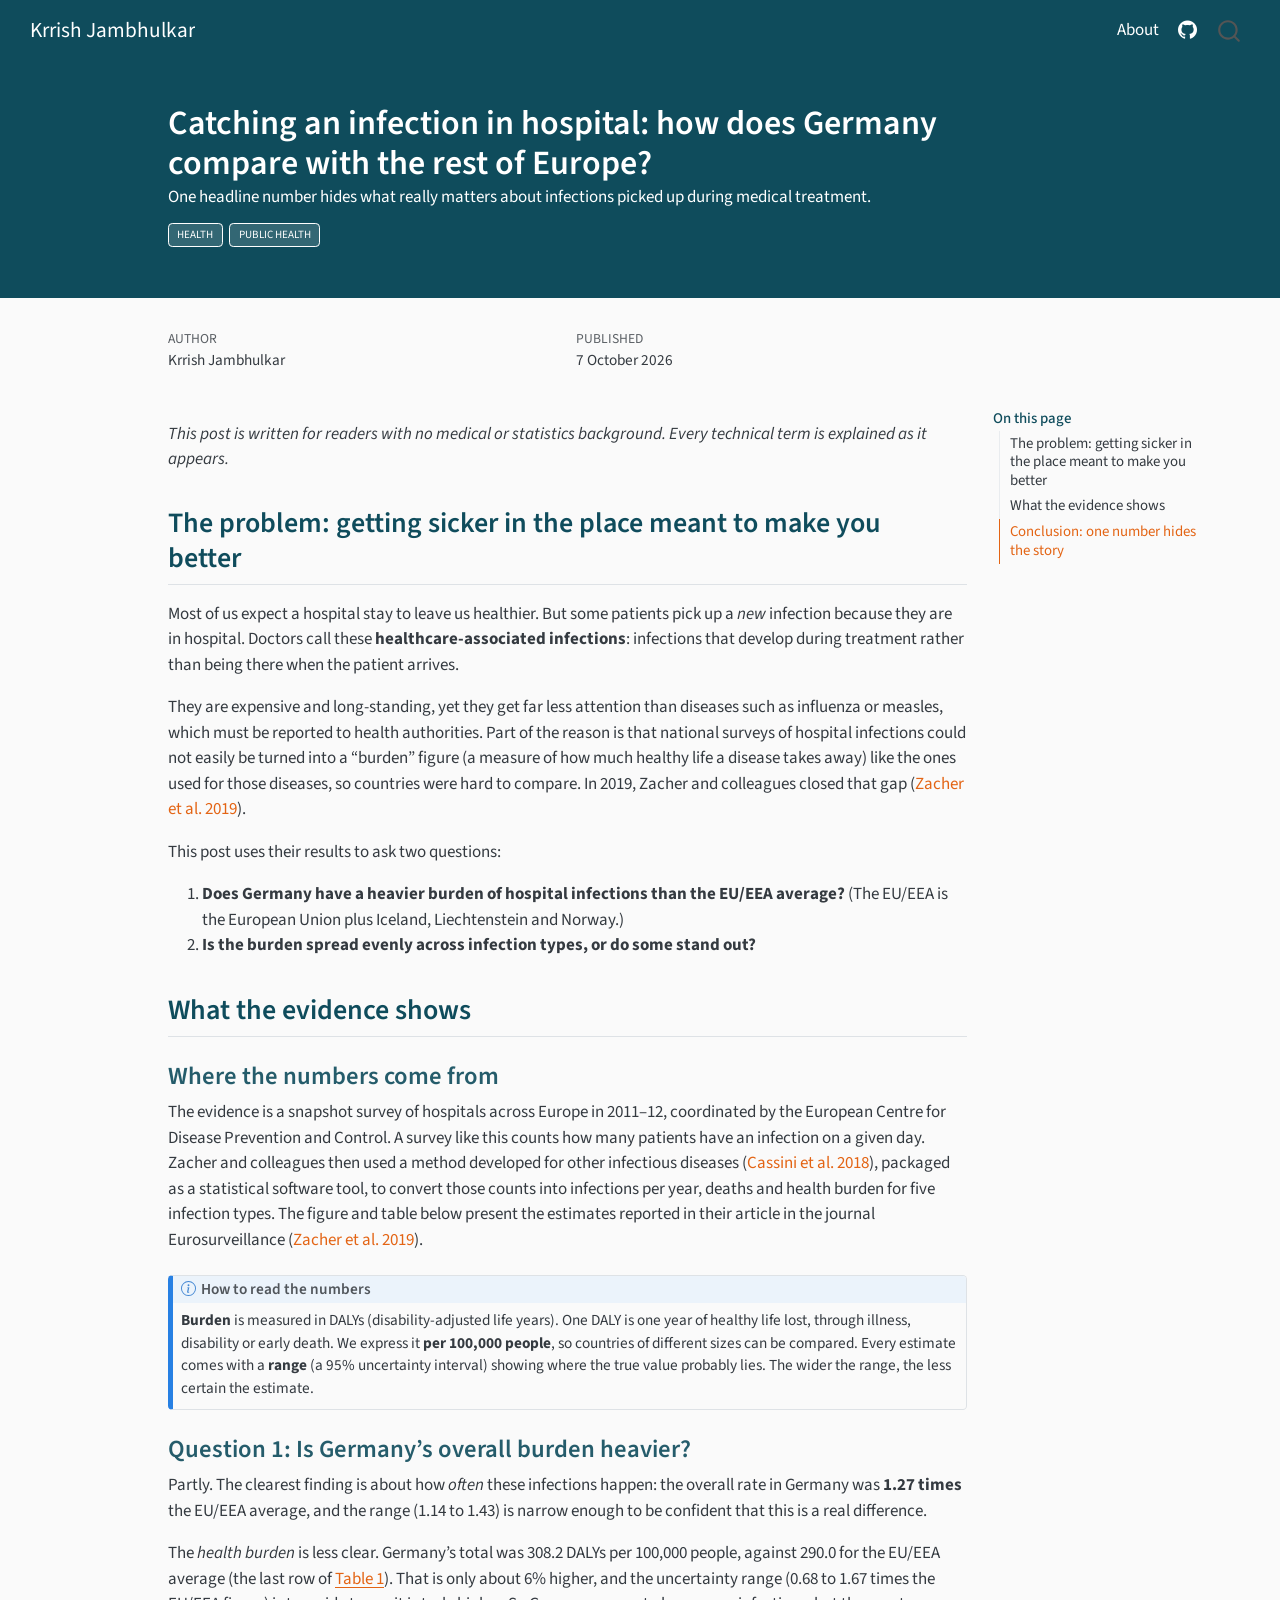
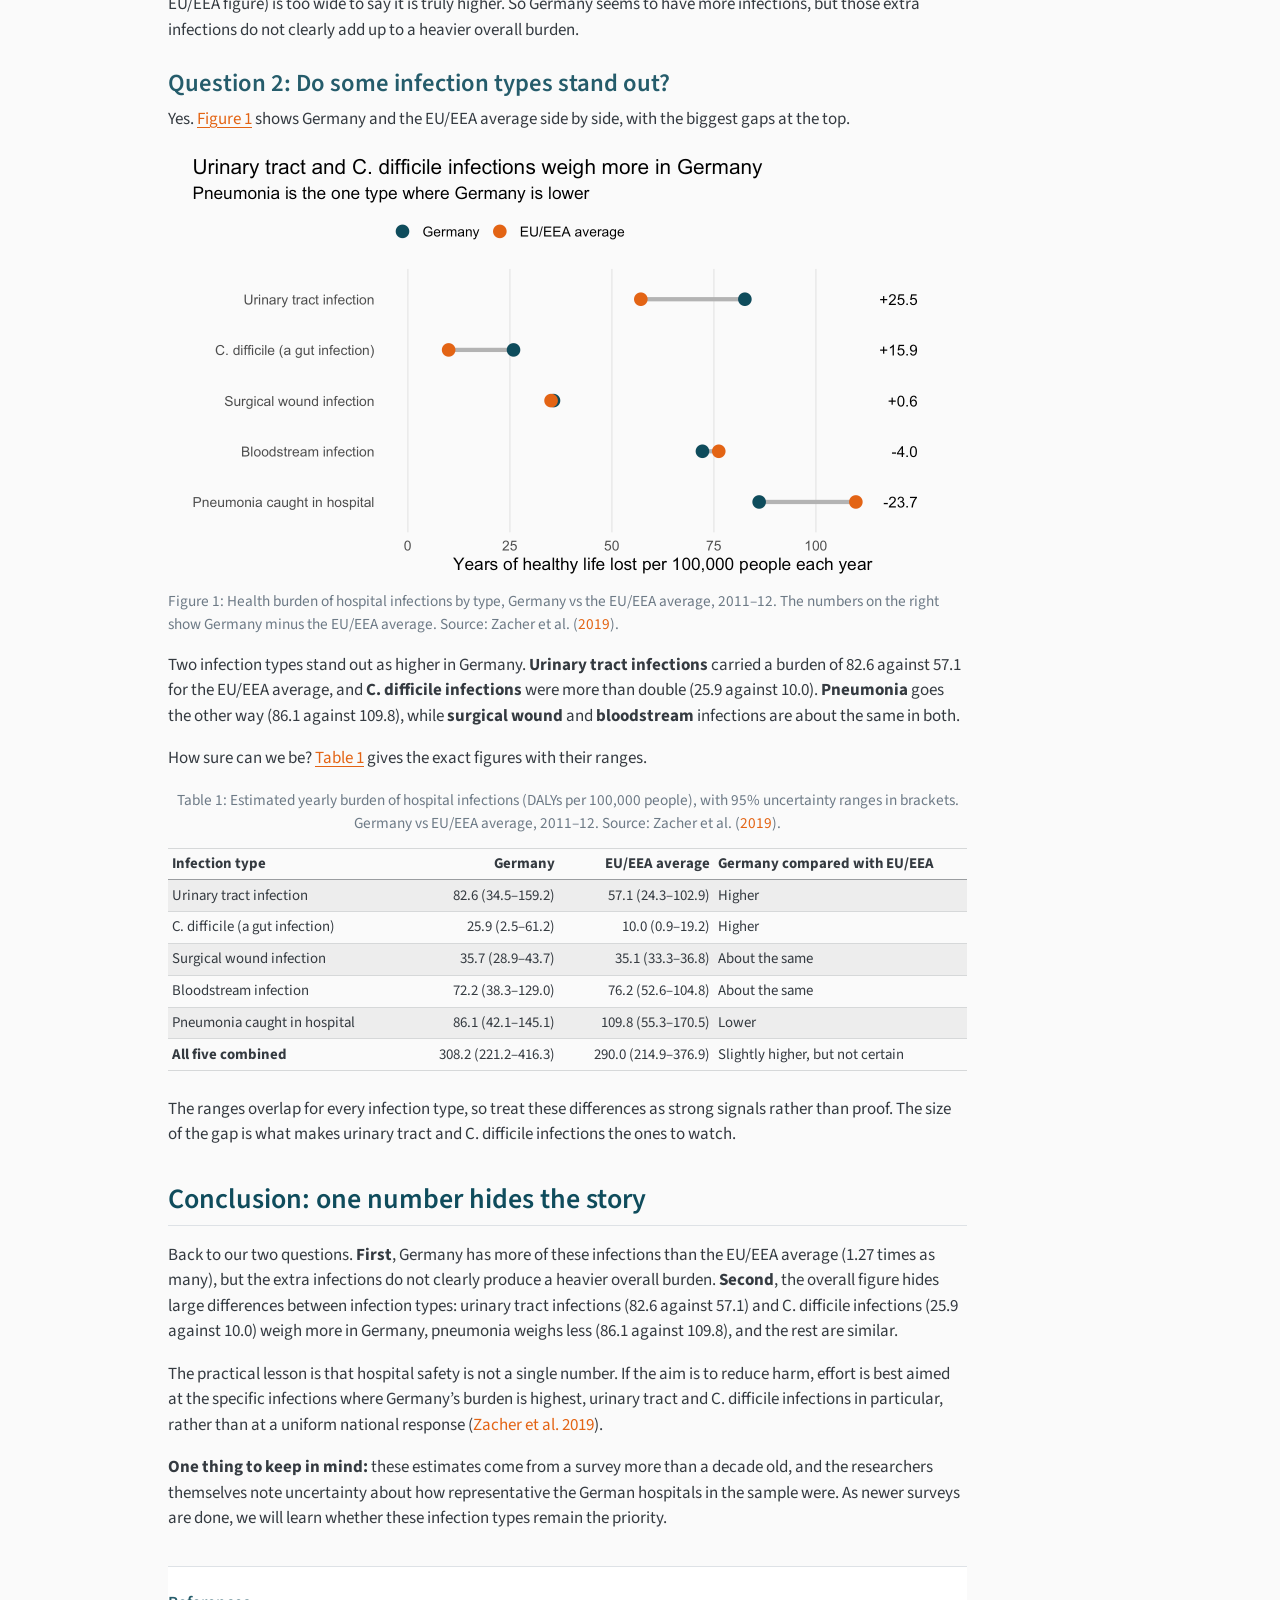
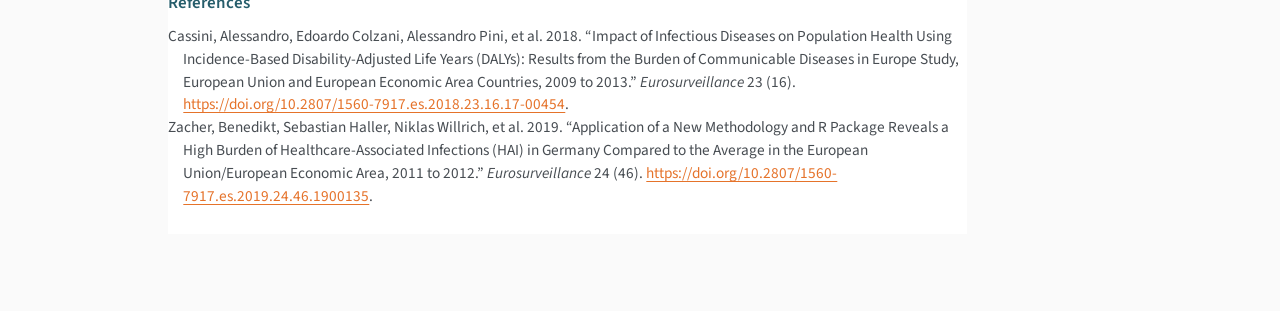
<file: posts/hai-germany/index.html>
<!DOCTYPE html>
<html xmlns="http://www.w3.org/1999/xhtml" lang="en" xml:lang="en"><head>

<meta charset="utf-8">
<meta name="generator" content="quarto-1.9.32">

<meta name="viewport" content="width=device-width, initial-scale=1.0, user-scalable=yes">

<meta name="author" content="Krrish Jambhulkar">
<meta name="dcterms.date" content="2026-10-07">
<meta name="description" content="One headline number hides what really matters about infections picked up during medical treatment.">

<title>Catching an infection in hospital: how does Germany compare with the rest of Europe? – Krrish Jambhulkar</title>
<style>
/* Default styles provided by pandoc.
** See https://pandoc.org/MANUAL.html#variables-for-html for config info.
*/
code{white-space: pre-wrap;}
span.smallcaps{font-variant: small-caps;}
div.columns{display: flex; gap: min(4vw, 1.5em);}
div.column{flex: auto; overflow-x: auto;}
div.hanging-indent{margin-left: 1.5em; text-indent: -1.5em;}
ul.task-list{list-style: none;}
ul.task-list li input[type="checkbox"] {
  width: 0.8em;
  margin: 0 0.8em 0.2em -1em; /* quarto-specific, see https://github.com/quarto-dev/quarto-cli/issues/4556 */ 
  vertical-align: middle;
}
/* CSS for citations */
div.csl-bib-body { }
div.csl-entry {
  clear: both;
}
.hanging-indent div.csl-entry {
  margin-left:2em;
  text-indent:-2em;
}
div.csl-left-margin {
  min-width:2em;
  float:left;
}
div.csl-right-inline {
  margin-left:2em;
  padding-left:1em;
}
div.csl-indent {
  margin-left: 2em;
}</style>


<script src="../../site_libs/quarto-nav/quarto-nav.js"></script>
<script src="../../site_libs/quarto-nav/headroom.min.js"></script>
<script src="../../site_libs/clipboard/clipboard.min.js"></script>
<script src="../../site_libs/quarto-search/autocomplete.umd.js"></script>
<script src="../../site_libs/quarto-search/fuse.min.js"></script>
<script src="../../site_libs/quarto-search/quarto-search.js"></script>
<meta name="quarto:offset" content="../../">
<script src="../../site_libs/quarto-html/quarto.js" type="module"></script>
<script src="../../site_libs/quarto-html/tabsets/tabsets.js" type="module"></script>
<script src="../../site_libs/quarto-html/popper.min.js"></script>
<script src="../../site_libs/quarto-html/tippy.umd.min.js"></script>
<script src="../../site_libs/quarto-html/anchor.min.js"></script>
<link href="../../site_libs/quarto-html/tippy.css" rel="stylesheet">
<link href="../../site_libs/quarto-html/quarto-syntax-highlighting-067f8ab80d092ae3595f7402c2c9b667.css" rel="stylesheet" id="quarto-text-highlighting-styles">
<script src="../../site_libs/bootstrap/bootstrap.min.js"></script>
<link href="../../site_libs/bootstrap/bootstrap-icons.css" rel="stylesheet">
<link href="../../site_libs/bootstrap/bootstrap-158031087360bce0ff56dc785ce39e06.min.css" rel="stylesheet" append-hash="true" id="quarto-bootstrap" data-mode="light">
<script id="quarto-search-options" type="application/json">{
  "location": "navbar",
  "copy-button": false,
  "collapse-after": 3,
  "panel-placement": "end",
  "type": "overlay",
  "limit": 50,
  "keyboard-shortcut": [
    "f",
    "/",
    "s"
  ],
  "show-item-context": false,
  "language": {
    "search-no-results-text": "No results",
    "search-matching-documents-text": "matching documents",
    "search-copy-link-title": "Copy link to search",
    "search-hide-matches-text": "Hide additional matches",
    "search-more-match-text": "more match in this document",
    "search-more-matches-text": "more matches in this document",
    "search-clear-button-title": "Clear",
    "search-text-placeholder": "",
    "search-detached-cancel-button-title": "Cancel",
    "search-submit-button-title": "Submit",
    "search-label": "Search"
  }
}</script>


<link rel="stylesheet" href="../../styles.css">
</head>

<body class="nav-fixed quarto-light">

<div id="quarto-search-results"></div>
  <header id="quarto-header" class="headroom fixed-top quarto-banner">
    <nav class="navbar navbar-expand-lg " data-bs-theme="dark">
      <div class="navbar-container container-fluid">
      <div class="navbar-brand-container mx-auto">
    <a class="navbar-brand" href="../../index.html">
    <span class="navbar-title">Krrish Jambhulkar</span>
    </a>
  </div>
            <div id="quarto-search" class="" title="Search"></div>
          <button class="navbar-toggler" type="button" data-bs-toggle="collapse" data-bs-target="#navbarCollapse" aria-controls="navbarCollapse" role="menu" aria-expanded="false" aria-label="Toggle navigation" onclick="if (window.quartoToggleHeadroom) { window.quartoToggleHeadroom(); }">
  <span class="navbar-toggler-icon"></span>
</button>
          <div class="collapse navbar-collapse" id="navbarCollapse">
            <ul class="navbar-nav navbar-nav-scroll ms-auto">
  <li class="nav-item">
    <a class="nav-link" href="../../about.html"> 
<span class="menu-text">About</span></a>
  </li>  
  <li class="nav-item compact">
    <a class="nav-link" href="https://github.com/kjam0022"> <i class="bi bi-github" role="img">
</i> 
<span class="menu-text"></span></a>
  </li>  
</ul>
          </div> <!-- /navcollapse -->
            <div class="quarto-navbar-tools">
</div>
      </div> <!-- /container-fluid -->
    </nav>
</header>
<!-- content -->
<header id="title-block-header" class="quarto-title-block default page-columns page-full">
  <div class="quarto-title-banner page-columns page-full">
    <div class="quarto-title column-body">
      <h1 class="title">Catching an infection in hospital: how does Germany compare with the rest of Europe?</h1>
                  <div>
        <div class="description">
          One headline number hides what really matters about infections picked up during medical treatment.
        </div>
      </div>
                          <div class="quarto-categories">
                <div class="quarto-category">health</div>
                <div class="quarto-category">public health</div>
              </div>
                  </div>
  </div>
    
  
  <div class="quarto-title-meta">

      <div>
      <div class="quarto-title-meta-heading">Author</div>
      <div class="quarto-title-meta-contents">
               <p>Krrish Jambhulkar </p>
            </div>
    </div>
      
      <div>
      <div class="quarto-title-meta-heading">Published</div>
      <div class="quarto-title-meta-contents">
        <p class="date">7 October 2026</p>
      </div>
    </div>
    
      
    </div>
    
  
  </header><div id="quarto-content" class="quarto-container page-columns page-rows-contents page-layout-article page-navbar">
<!-- sidebar -->
<!-- margin-sidebar -->
    <div id="quarto-margin-sidebar" class="sidebar margin-sidebar">
        <nav id="TOC" role="doc-toc" class="toc-active">
    <h2 id="toc-title">On this page</h2>
   
  <ul>
  <li><a href="#the-problem-getting-sicker-in-the-place-meant-to-make-you-better" id="toc-the-problem-getting-sicker-in-the-place-meant-to-make-you-better" class="nav-link active" data-scroll-target="#the-problem-getting-sicker-in-the-place-meant-to-make-you-better">The problem: getting sicker in the place meant to make you better</a></li>
  <li><a href="#what-the-evidence-shows" id="toc-what-the-evidence-shows" class="nav-link" data-scroll-target="#what-the-evidence-shows">What the evidence shows</a>
  <ul class="collapse">
  <li><a href="#where-the-numbers-come-from" id="toc-where-the-numbers-come-from" class="nav-link" data-scroll-target="#where-the-numbers-come-from">Where the numbers come from</a></li>
  <li><a href="#question-1-is-germanys-overall-burden-heavier" id="toc-question-1-is-germanys-overall-burden-heavier" class="nav-link" data-scroll-target="#question-1-is-germanys-overall-burden-heavier">Question 1: Is Germany’s overall burden heavier?</a></li>
  <li><a href="#question-2-do-some-infection-types-stand-out" id="toc-question-2-do-some-infection-types-stand-out" class="nav-link" data-scroll-target="#question-2-do-some-infection-types-stand-out">Question 2: Do some infection types stand out?</a></li>
  </ul></li>
  <li><a href="#conclusion-one-number-hides-the-story" id="toc-conclusion-one-number-hides-the-story" class="nav-link" data-scroll-target="#conclusion-one-number-hides-the-story">Conclusion: one number hides the story</a></li>
  </ul>
</nav>
    </div>
<!-- main -->
<main class="content quarto-banner-title-block" id="quarto-document-content">





<p><em>This post is written for readers with no medical or statistics background. Every technical term is explained as it appears.</em></p>
<section id="the-problem-getting-sicker-in-the-place-meant-to-make-you-better" class="level2">
<h2 class="anchored" data-anchor-id="the-problem-getting-sicker-in-the-place-meant-to-make-you-better">The problem: getting sicker in the place meant to make you better</h2>
<p>Most of us expect a hospital stay to leave us healthier. But some patients pick up a <em>new</em> infection because they are in hospital. Doctors call these <strong>healthcare-associated infections</strong>: infections that develop during treatment rather than being there when the patient arrives.</p>
<p>They are expensive and long-standing, yet they get far less attention than diseases such as influenza or measles, which must be reported to health authorities. Part of the reason is that national surveys of hospital infections could not easily be turned into a “burden” figure (a measure of how much healthy life a disease takes away) like the ones used for those diseases, so countries were hard to compare. In 2019, Zacher and colleagues closed that gap <span class="citation" data-cites="zacher2019">(<a href="#ref-zacher2019" role="doc-biblioref">Zacher et al. 2019</a>)</span>.</p>
<p>This post uses their results to ask two questions:</p>
<ol type="1">
<li><strong>Does Germany have a heavier burden of hospital infections than the EU/EEA average?</strong> (The EU/EEA is the European Union plus Iceland, Liechtenstein and Norway.)</li>
<li><strong>Is the burden spread evenly across infection types, or do some stand out?</strong></li>
</ol>
</section>
<section id="what-the-evidence-shows" class="level2">
<h2 class="anchored" data-anchor-id="what-the-evidence-shows">What the evidence shows</h2>
<section id="where-the-numbers-come-from" class="level3">
<h3 class="anchored" data-anchor-id="where-the-numbers-come-from">Where the numbers come from</h3>
<p>The evidence is a snapshot survey of hospitals across Europe in 2011–12, coordinated by the European Centre for Disease Prevention and Control. A survey like this counts how many patients have an infection on a given day. Zacher and colleagues then used a method developed for other infectious diseases <span class="citation" data-cites="cassini2018">(<a href="#ref-cassini2018" role="doc-biblioref">Cassini et al. 2018</a>)</span>, packaged as a statistical software tool, to convert those counts into infections per year, deaths and health burden for five infection types. The figure and table below present the estimates reported in their article in the journal Eurosurveillance <span class="citation" data-cites="zacher2019">(<a href="#ref-zacher2019" role="doc-biblioref">Zacher et al. 2019</a>)</span>.</p>
<div class="callout callout-style-default callout-note callout-titled">
<div class="callout-header d-flex align-content-center">
<div class="callout-icon-container">
<i class="callout-icon"></i>
</div>
<div class="callout-title-container flex-fill">
<span class="screen-reader-only">Note</span>How to read the numbers
</div>
</div>
<div class="callout-body-container callout-body">
<p><strong>Burden</strong> is measured in DALYs (disability-adjusted life years). One DALY is one year of healthy life lost, through illness, disability or early death. We express it <strong>per 100,000 people</strong>, so countries of different sizes can be compared. Every estimate comes with a <strong>range</strong> (a 95% uncertainty interval) showing where the true value probably lies. The wider the range, the less certain the estimate.</p>
</div>
</div>
</section>
<section id="question-1-is-germanys-overall-burden-heavier" class="level3">
<h3 class="anchored" data-anchor-id="question-1-is-germanys-overall-burden-heavier">Question 1: Is Germany’s overall burden heavier?</h3>
<p>Partly. The clearest finding is about how <em>often</em> these infections happen: the overall rate in Germany was <strong>1.27 times</strong> the EU/EEA average, and the range (1.14 to 1.43) is narrow enough to be confident that this is a real difference.</p>
<p>The <em>health burden</em> is less clear. Germany’s total was 308.2 DALYs per 100,000 people, against 290.0 for the EU/EEA average (the last row of <a href="#tbl-burden" class="quarto-xref">Table&nbsp;1</a>). That is only about 6% higher, and the uncertainty range (0.68 to 1.67 times the EU/EEA figure) is too wide to say it is truly higher. So Germany seems to have more infections, but those extra infections do not clearly add up to a heavier overall burden.</p>
</section>
<section id="question-2-do-some-infection-types-stand-out" class="level3">
<h3 class="anchored" data-anchor-id="question-2-do-some-infection-types-stand-out">Question 2: Do some infection types stand out?</h3>
<p>Yes. <a href="#fig-burden" class="quarto-xref">Figure&nbsp;1</a> shows Germany and the EU/EEA average side by side, with the biggest gaps at the top.</p>
<div class="cell">
<div class="cell-output-display">
<div id="fig-burden" class="quarto-float quarto-figure quarto-figure-center anchored" alt="Dot plot comparing Germany and the EU/EEA average for five infection types. Germany is higher for urinary tract and C. difficile infections, about the same for surgical wound and bloodstream infections, and lower for pneumonia.">
<figure class="quarto-float quarto-float-fig figure">
<div aria-describedby="fig-burden-caption-0ceaefa1-69ba-4598-a22c-09a6ac19f8ca">
<img src="index_files/figure-html/fig-burden-1.png" class="img-fluid figure-img" alt="Dot plot comparing Germany and the EU/EEA average for five infection types. Germany is higher for urinary tract and C. difficile infections, about the same for surgical wound and bloodstream infections, and lower for pneumonia." width="768">
</div>
<figcaption class="quarto-float-caption-bottom quarto-float-caption quarto-float-fig" id="fig-burden-caption-0ceaefa1-69ba-4598-a22c-09a6ac19f8ca">
Figure&nbsp;1: Health burden of hospital infections by type, Germany vs the EU/EEA average, 2011–12. The numbers on the right show Germany minus the EU/EEA average. Source: <span class="citation" data-cites="zacher2019">Zacher et al. (<a href="#ref-zacher2019" role="doc-biblioref">2019</a>)</span>.
</figcaption>
</figure>
</div>
</div>
</div>
<p>Two infection types stand out as higher in Germany. <strong>Urinary tract infections</strong> carried a burden of 82.6 against 57.1 for the EU/EEA average, and <strong>C. difficile infections</strong> were more than double (25.9 against 10.0). <strong>Pneumonia</strong> goes the other way (86.1 against 109.8), while <strong>surgical wound</strong> and <strong>bloodstream</strong> infections are about the same in both.</p>
<p>How sure can we be? <a href="#tbl-burden" class="quarto-xref">Table&nbsp;1</a> gives the exact figures with their ranges.</p>
<div class="cell">
<div id="tbl-burden" class="cell quarto-float quarto-figure quarto-figure-center anchored">
<figure class="quarto-float quarto-float-tbl figure">
<figcaption class="quarto-float-caption-top quarto-float-caption quarto-float-tbl" id="tbl-burden-caption-0ceaefa1-69ba-4598-a22c-09a6ac19f8ca">
Table&nbsp;1: Estimated yearly burden of hospital infections (DALYs per 100,000 people), with 95% uncertainty ranges in brackets. Germany vs EU/EEA average, 2011–12. Source: <span class="citation" data-cites="zacher2019">Zacher et al. (<a href="#ref-zacher2019" role="doc-biblioref">2019</a>)</span>.
</figcaption>
<div aria-describedby="tbl-burden-caption-0ceaefa1-69ba-4598-a22c-09a6ac19f8ca">
<div class="cell-output-display">
<table class="cell caption-top table table-sm table-striped small">
<colgroup>
<col style="width: 29%">
<col style="width: 19%">
<col style="width: 19%">
<col style="width: 31%">
</colgroup>
<thead>
<tr class="header">
<th style="text-align: left;">Infection type</th>
<th style="text-align: right;">Germany</th>
<th style="text-align: right;">EU/EEA average</th>
<th style="text-align: left;">Germany compared with EU/EEA</th>
</tr>
</thead>
<tbody>
<tr class="odd">
<td style="text-align: left;">Urinary tract infection</td>
<td style="text-align: right;">82.6 (34.5–159.2)</td>
<td style="text-align: right;">57.1 (24.3–102.9)</td>
<td style="text-align: left;">Higher</td>
</tr>
<tr class="even">
<td style="text-align: left;">C. difficile (a gut infection)</td>
<td style="text-align: right;">25.9 (2.5–61.2)</td>
<td style="text-align: right;">10.0 (0.9–19.2)</td>
<td style="text-align: left;">Higher</td>
</tr>
<tr class="odd">
<td style="text-align: left;">Surgical wound infection</td>
<td style="text-align: right;">35.7 (28.9–43.7)</td>
<td style="text-align: right;">35.1 (33.3–36.8)</td>
<td style="text-align: left;">About the same</td>
</tr>
<tr class="even">
<td style="text-align: left;">Bloodstream infection</td>
<td style="text-align: right;">72.2 (38.3–129.0)</td>
<td style="text-align: right;">76.2 (52.6–104.8)</td>
<td style="text-align: left;">About the same</td>
</tr>
<tr class="odd">
<td style="text-align: left;">Pneumonia caught in hospital</td>
<td style="text-align: right;">86.1 (42.1–145.1)</td>
<td style="text-align: right;">109.8 (55.3–170.5)</td>
<td style="text-align: left;">Lower</td>
</tr>
<tr class="even">
<td style="text-align: left;"><strong>All five combined</strong></td>
<td style="text-align: right;">308.2 (221.2–416.3)</td>
<td style="text-align: right;">290.0 (214.9–376.9)</td>
<td style="text-align: left;">Slightly higher, but not certain</td>
</tr>
</tbody>
</table>
</div>
</div>
</figure>
</div>
</div>
<p>The ranges overlap for every infection type, so treat these differences as strong signals rather than proof. The size of the gap is what makes urinary tract and C. difficile infections the ones to watch.</p>
</section>
</section>
<section id="conclusion-one-number-hides-the-story" class="level2">
<h2 class="anchored" data-anchor-id="conclusion-one-number-hides-the-story">Conclusion: one number hides the story</h2>
<p>Back to our two questions. <strong>First</strong>, Germany has more of these infections than the EU/EEA average (1.27 times as many), but the extra infections do not clearly produce a heavier overall burden. <strong>Second</strong>, the overall figure hides large differences between infection types: urinary tract infections (82.6 against 57.1) and C. difficile infections (25.9 against 10.0) weigh more in Germany, pneumonia weighs less (86.1 against 109.8), and the rest are similar.</p>
<p>The practical lesson is that hospital safety is not a single number. If the aim is to reduce harm, effort is best aimed at the specific infections where Germany’s burden is highest, urinary tract and C. difficile infections in particular, rather than at a uniform national response <span class="citation" data-cites="zacher2019">(<a href="#ref-zacher2019" role="doc-biblioref">Zacher et al. 2019</a>)</span>.</p>
<p><strong>One thing to keep in mind:</strong> these estimates come from a survey more than a decade old, and the researchers themselves note uncertainty about how representative the German hospitals in the sample were. As newer surveys are done, we will learn whether these infection types remain the priority.</p>



</section>

<div id="quarto-appendix" class="default"><section class="quarto-appendix-contents" role="doc-bibliography" id="quarto-bibliography"><h2 class="anchored quarto-appendix-heading">References</h2><div id="refs" class="references csl-bib-body hanging-indent" role="list">
<div id="ref-cassini2018" class="csl-entry" role="listitem">
Cassini, Alessandro, Edoardo Colzani, Alessandro Pini, et al. 2018. <span>“Impact of Infectious Diseases on Population Health Using Incidence-Based Disability-Adjusted Life Years (DALYs): Results from the Burden of Communicable Diseases in Europe Study, European Union and European Economic Area Countries, 2009 to 2013.”</span> <em>Eurosurveillance</em> 23 (16). <a href="https://doi.org/10.2807/1560-7917.es.2018.23.16.17-00454">https://doi.org/10.2807/1560-7917.es.2018.23.16.17-00454</a>.
</div>
<div id="ref-zacher2019" class="csl-entry" role="listitem">
Zacher, Benedikt, Sebastian Haller, Niklas Willrich, et al. 2019. <span>“Application of a New Methodology and <span>R</span> Package Reveals a High Burden of Healthcare-Associated Infections (HAI) in Germany Compared to the Average in the European Union/European Economic Area, 2011 to 2012.”</span> <em>Eurosurveillance</em> 24 (46). <a href="https://doi.org/10.2807/1560-7917.es.2019.24.46.1900135">https://doi.org/10.2807/1560-7917.es.2019.24.46.1900135</a>.
</div>
</div></section></div></main> <!-- /main -->
<script id="quarto-html-after-body" type="application/javascript">
  window.document.addEventListener("DOMContentLoaded", function (event) {
    const icon = "";
    const anchorJS = new window.AnchorJS();
    anchorJS.options = {
      placement: 'right',
      icon: icon
    };
    anchorJS.add('.anchored');
    const isCodeAnnotation = (el) => {
      for (const clz of el.classList) {
        if (clz.startsWith('code-annotation-')) {                     
          return true;
        }
      }
      return false;
    }
    const onCopySuccess = function(e) {
      // button target
      const button = e.trigger;
      // don't keep focus
      button.blur();
      // flash "checked"
      button.classList.add('code-copy-button-checked');
      var currentTitle = button.getAttribute("title");
      button.setAttribute("title", "Copied!");
      let tooltip;
      if (window.bootstrap) {
        button.setAttribute("data-bs-toggle", "tooltip");
        button.setAttribute("data-bs-placement", "left");
        button.setAttribute("data-bs-title", "Copied!");
        tooltip = new bootstrap.Tooltip(button, 
          { trigger: "manual", 
            customClass: "code-copy-button-tooltip",
            offset: [0, -8]});
        tooltip.show();    
      }
      setTimeout(function() {
        if (tooltip) {
          tooltip.hide();
          button.removeAttribute("data-bs-title");
          button.removeAttribute("data-bs-toggle");
          button.removeAttribute("data-bs-placement");
        }
        button.setAttribute("title", currentTitle);
        button.classList.remove('code-copy-button-checked');
      }, 1000);
      // clear code selection
      e.clearSelection();
    }
    const getTextToCopy = function(trigger) {
      const outerScaffold = trigger.parentElement.cloneNode(true);
      const codeEl = outerScaffold.querySelector('code');
      for (const childEl of codeEl.children) {
        if (isCodeAnnotation(childEl)) {
          childEl.remove();
        }
      }
      return codeEl.innerText;
    }
    const clipboard = new window.ClipboardJS('.code-copy-button:not([data-in-quarto-modal])', {
      text: getTextToCopy
    });
    clipboard.on('success', onCopySuccess);
    if (window.document.getElementById('quarto-embedded-source-code-modal')) {
      const clipboardModal = new window.ClipboardJS('.code-copy-button[data-in-quarto-modal]', {
        text: getTextToCopy,
        container: window.document.getElementById('quarto-embedded-source-code-modal')
      });
      clipboardModal.on('success', onCopySuccess);
    }
      var localhostRegex = new RegExp(/^(?:http|https):\/\/localhost\:?[0-9]*\//);
      var mailtoRegex = new RegExp(/^mailto:/);
        var filterRegex = new RegExp('/' + window.location.host + '/');
      var isInternal = (href) => {
          return filterRegex.test(href) || localhostRegex.test(href) || mailtoRegex.test(href);
      }
      // Inspect non-navigation links and adorn them if external
     var links = window.document.querySelectorAll('a[href]:not(.nav-link):not(.navbar-brand):not(.toc-action):not(.sidebar-link):not(.sidebar-item-toggle):not(.pagination-link):not(.no-external):not([aria-hidden]):not(.dropdown-item):not(.quarto-navigation-tool):not(.about-link)');
      for (var i=0; i<links.length; i++) {
        const link = links[i];
        if (!isInternal(link.href)) {
          // undo the damage that might have been done by quarto-nav.js in the case of
          // links that we want to consider external
          if (link.dataset.originalHref !== undefined) {
            link.href = link.dataset.originalHref;
          }
        }
      }
    function tippyHover(el, contentFn, onTriggerFn, onUntriggerFn) {
      const config = {
        allowHTML: true,
        maxWidth: 500,
        delay: 100,
        arrow: false,
        appendTo: function(el) {
            return el.parentElement;
        },
        interactive: true,
        interactiveBorder: 10,
        theme: 'quarto',
        placement: 'bottom-start',
      };
      if (contentFn) {
        config.content = contentFn;
      }
      if (onTriggerFn) {
        config.onTrigger = onTriggerFn;
      }
      if (onUntriggerFn) {
        config.onUntrigger = onUntriggerFn;
      }
      window.tippy(el, config); 
    }
    const noterefs = window.document.querySelectorAll('a[role="doc-noteref"]');
    for (var i=0; i<noterefs.length; i++) {
      const ref = noterefs[i];
      tippyHover(ref, function() {
        // use id or data attribute instead here
        let href = ref.getAttribute('data-footnote-href') || ref.getAttribute('href');
        try { href = new URL(href).hash; } catch {}
        const id = href.replace(/^#\/?/, "");
        const note = window.document.getElementById(id);
        if (note) {
          return note.innerHTML;
        } else {
          return "";
        }
      });
    }
    const xrefs = window.document.querySelectorAll('a.quarto-xref');
    const processXRef = (id, note) => {
      // Strip column container classes
      const stripColumnClz = (el) => {
        el.classList.remove("page-full", "page-columns");
        if (el.children) {
          for (const child of el.children) {
            stripColumnClz(child);
          }
        }
      }
      stripColumnClz(note)
      if (id === null || id.startsWith('sec-')) {
        // Special case sections, only their first couple elements
        const container = document.createElement("div");
        if (note.children && note.children.length > 2) {
          container.appendChild(note.children[0].cloneNode(true));
          for (let i = 1; i < note.children.length; i++) {
            const child = note.children[i];
            if (child.tagName === "P" && child.innerText === "") {
              continue;
            } else {
              container.appendChild(child.cloneNode(true));
              break;
            }
          }
          if (window.Quarto?.typesetMath) {
            window.Quarto.typesetMath(container);
          }
          return container.innerHTML
        } else {
          if (window.Quarto?.typesetMath) {
            window.Quarto.typesetMath(note);
          }
          return note.innerHTML;
        }
      } else {
        // Remove any anchor links if they are present
        const anchorLink = note.querySelector('a.anchorjs-link');
        if (anchorLink) {
          anchorLink.remove();
        }
        if (window.Quarto?.typesetMath) {
          window.Quarto.typesetMath(note);
        }
        if (note.classList.contains("callout")) {
          return note.outerHTML;
        } else {
          return note.innerHTML;
        }
      }
    }
    for (var i=0; i<xrefs.length; i++) {
      const xref = xrefs[i];
      tippyHover(xref, undefined, function(instance) {
        instance.disable();
        let url = xref.getAttribute('href');
        let hash = undefined; 
        if (url.startsWith('#')) {
          hash = url;
        } else {
          try { hash = new URL(url).hash; } catch {}
        }
        if (hash) {
          const id = hash.replace(/^#\/?/, "");
          const note = window.document.getElementById(id);
          if (note !== null) {
            try {
              const html = processXRef(id, note.cloneNode(true));
              instance.setContent(html);
            } finally {
              instance.enable();
              instance.show();
            }
          } else {
            // See if we can fetch this
            fetch(url.split('#')[0])
            .then(res => res.text())
            .then(html => {
              const parser = new DOMParser();
              const htmlDoc = parser.parseFromString(html, "text/html");
              const note = htmlDoc.getElementById(id);
              if (note !== null) {
                const html = processXRef(id, note);
                instance.setContent(html);
              } 
            }).finally(() => {
              instance.enable();
              instance.show();
            });
          }
        } else {
          // See if we can fetch a full url (with no hash to target)
          // This is a special case and we should probably do some content thinning / targeting
          fetch(url)
          .then(res => res.text())
          .then(html => {
            const parser = new DOMParser();
            const htmlDoc = parser.parseFromString(html, "text/html");
            const note = htmlDoc.querySelector('main.content');
            if (note !== null) {
              // This should only happen for chapter cross references
              // (since there is no id in the URL)
              // remove the first header
              if (note.children.length > 0 && note.children[0].tagName === "HEADER") {
                note.children[0].remove();
              }
              const html = processXRef(null, note);
              instance.setContent(html);
            } 
          }).finally(() => {
            instance.enable();
            instance.show();
          });
        }
      }, function(instance) {
      });
    }
        let selectedAnnoteEl;
        const selectorForAnnotation = ( cell, annotation) => {
          let cellAttr = 'data-code-cell="' + cell + '"';
          let lineAttr = 'data-code-annotation="' +  annotation + '"';
          const selector = 'span[' + cellAttr + '][' + lineAttr + ']';
          return selector;
        }
        const selectCodeLines = (annoteEl) => {
          const doc = window.document;
          const targetCell = annoteEl.getAttribute("data-target-cell");
          const targetAnnotation = annoteEl.getAttribute("data-target-annotation");
          const annoteSpan = window.document.querySelector(selectorForAnnotation(targetCell, targetAnnotation));
          const lines = annoteSpan.getAttribute("data-code-lines").split(",");
          const lineIds = lines.map((line) => {
            return targetCell + "-" + line;
          })
          let top = null;
          let height = null;
          let parent = null;
          if (lineIds.length > 0) {
              //compute the position of the single el (top and bottom and make a div)
              const el = window.document.getElementById(lineIds[0]);
              top = el.offsetTop;
              height = el.offsetHeight;
              parent = el.parentElement.parentElement;
            if (lineIds.length > 1) {
              const lastEl = window.document.getElementById(lineIds[lineIds.length - 1]);
              const bottom = lastEl.offsetTop + lastEl.offsetHeight;
              height = bottom - top;
            }
            if (top !== null && height !== null && parent !== null) {
              // cook up a div (if necessary) and position it 
              let div = window.document.getElementById("code-annotation-line-highlight");
              if (div === null) {
                div = window.document.createElement("div");
                div.setAttribute("id", "code-annotation-line-highlight");
                div.style.position = 'absolute';
                parent.appendChild(div);
              }
              div.style.top = top - 2 + "px";
              div.style.height = height + 4 + "px";
              div.style.left = 0;
              let gutterDiv = window.document.getElementById("code-annotation-line-highlight-gutter");
              if (gutterDiv === null) {
                gutterDiv = window.document.createElement("div");
                gutterDiv.setAttribute("id", "code-annotation-line-highlight-gutter");
                gutterDiv.style.position = 'absolute';
                const codeCell = window.document.getElementById(targetCell);
                const gutter = codeCell.querySelector('.code-annotation-gutter');
                gutter.appendChild(gutterDiv);
              }
              gutterDiv.style.top = top - 2 + "px";
              gutterDiv.style.height = height + 4 + "px";
            }
            selectedAnnoteEl = annoteEl;
          }
        };
        const unselectCodeLines = () => {
          const elementsIds = ["code-annotation-line-highlight", "code-annotation-line-highlight-gutter"];
          elementsIds.forEach((elId) => {
            const div = window.document.getElementById(elId);
            if (div) {
              div.remove();
            }
          });
          selectedAnnoteEl = undefined;
        };
          // Handle positioning of the toggle
      window.addEventListener(
        "resize",
        throttle(() => {
          elRect = undefined;
          if (selectedAnnoteEl) {
            selectCodeLines(selectedAnnoteEl);
          }
        }, 10)
      );
      function throttle(fn, ms) {
      let throttle = false;
      let timer;
        return (...args) => {
          if(!throttle) { // first call gets through
              fn.apply(this, args);
              throttle = true;
          } else { // all the others get throttled
              if(timer) clearTimeout(timer); // cancel #2
              timer = setTimeout(() => {
                fn.apply(this, args);
                timer = throttle = false;
              }, ms);
          }
        };
      }
        // Attach click handler to the DT
        const annoteDls = window.document.querySelectorAll('dt[data-target-cell]');
        for (const annoteDlNode of annoteDls) {
          annoteDlNode.addEventListener('click', (event) => {
            const clickedEl = event.target;
            if (clickedEl !== selectedAnnoteEl) {
              unselectCodeLines();
              const activeEl = window.document.querySelector('dt[data-target-cell].code-annotation-active');
              if (activeEl) {
                activeEl.classList.remove('code-annotation-active');
              }
              selectCodeLines(clickedEl);
              clickedEl.classList.add('code-annotation-active');
            } else {
              // Unselect the line
              unselectCodeLines();
              clickedEl.classList.remove('code-annotation-active');
            }
          });
        }
    const findCites = (el) => {
      const parentEl = el.parentElement;
      if (parentEl) {
        const cites = parentEl.dataset.cites;
        if (cites) {
          return {
            el,
            cites: cites.split(' ')
          };
        } else {
          return findCites(el.parentElement)
        }
      } else {
        return undefined;
      }
    };
    var bibliorefs = window.document.querySelectorAll('a[role="doc-biblioref"]');
    for (var i=0; i<bibliorefs.length; i++) {
      const ref = bibliorefs[i];
      const citeInfo = findCites(ref);
      if (citeInfo) {
        tippyHover(citeInfo.el, function() {
          var popup = window.document.createElement('div');
          citeInfo.cites.forEach(function(cite) {
            var citeDiv = window.document.createElement('div');
            citeDiv.classList.add('hanging-indent');
            citeDiv.classList.add('csl-entry');
            var biblioDiv = window.document.getElementById('ref-' + cite);
            if (biblioDiv) {
              citeDiv.innerHTML = biblioDiv.innerHTML;
            }
            popup.appendChild(citeDiv);
          });
          return popup.innerHTML;
        });
      }
    }
  });
  </script>
</div> <!-- /content -->




</body></html>
</file>
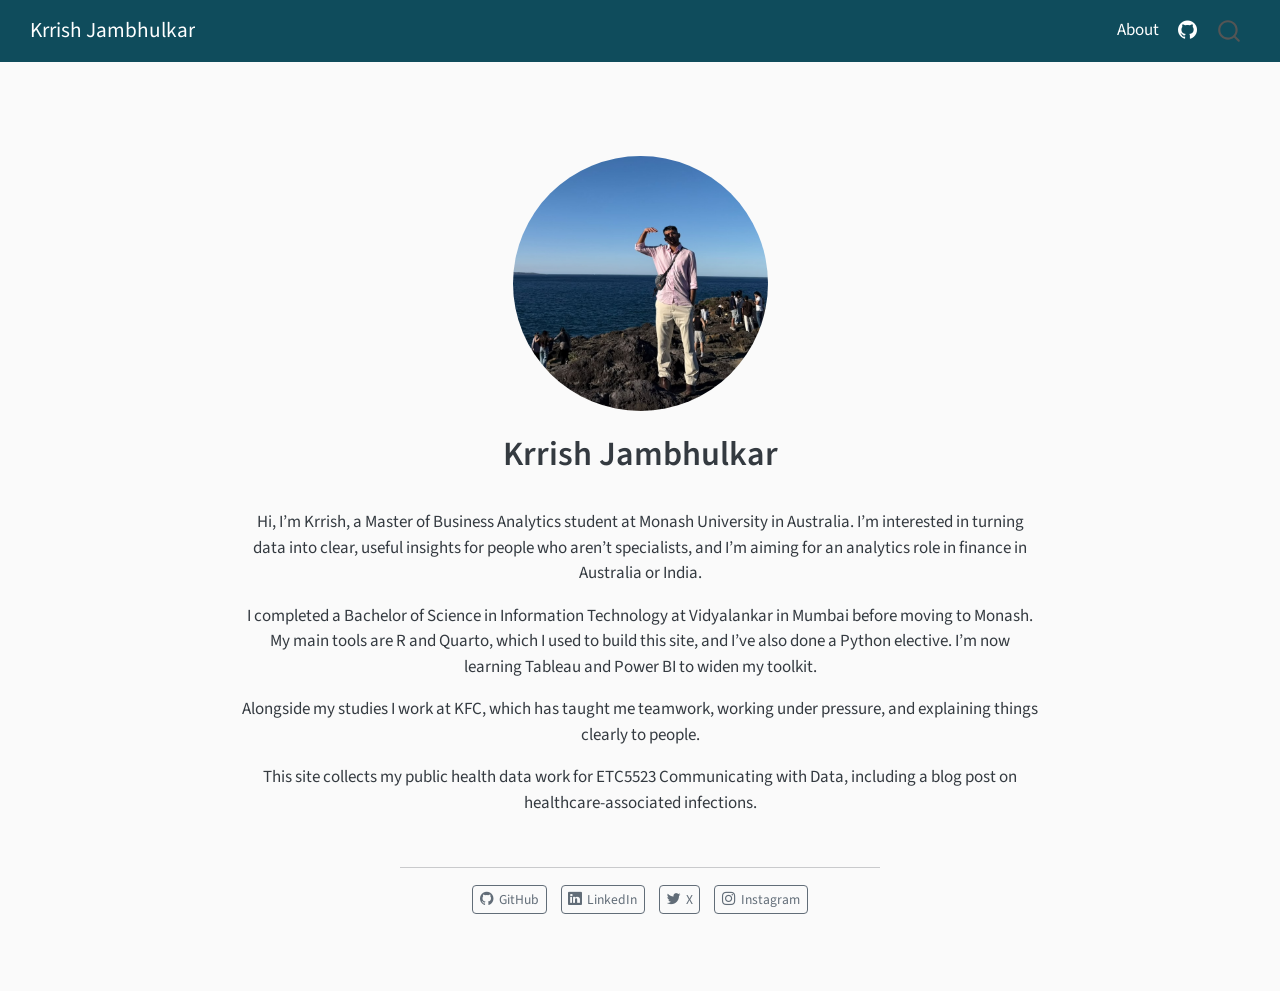
<file: about.html>
<!DOCTYPE html>
<html xmlns="http://www.w3.org/1999/xhtml" lang="en" xml:lang="en"><head>

<meta charset="utf-8">
<meta name="generator" content="quarto-1.9.32">

<meta name="viewport" content="width=device-width, initial-scale=1.0, user-scalable=yes">


<title>Krrish Jambhulkar</title>
<style>
/* Default styles provided by pandoc.
** See https://pandoc.org/MANUAL.html#variables-for-html for config info.
*/
code{white-space: pre-wrap;}
span.smallcaps{font-variant: small-caps;}
div.columns{display: flex; gap: min(4vw, 1.5em);}
div.column{flex: auto; overflow-x: auto;}
div.hanging-indent{margin-left: 1.5em; text-indent: -1.5em;}
ul.task-list{list-style: none;}
ul.task-list li input[type="checkbox"] {
  width: 0.8em;
  margin: 0 0.8em 0.2em -1em; /* quarto-specific, see https://github.com/quarto-dev/quarto-cli/issues/4556 */ 
  vertical-align: middle;
}
</style>


<script src="site_libs/quarto-nav/quarto-nav.js"></script>
<script src="site_libs/quarto-nav/headroom.min.js"></script>
<script src="site_libs/clipboard/clipboard.min.js"></script>
<script src="site_libs/quarto-search/autocomplete.umd.js"></script>
<script src="site_libs/quarto-search/fuse.min.js"></script>
<script src="site_libs/quarto-search/quarto-search.js"></script>
<meta name="quarto:offset" content="./">
<script src="site_libs/quarto-html/quarto.js" type="module"></script>
<script src="site_libs/quarto-html/tabsets/tabsets.js" type="module"></script>
<script src="site_libs/quarto-html/popper.min.js"></script>
<script src="site_libs/quarto-html/tippy.umd.min.js"></script>
<link href="site_libs/quarto-html/tippy.css" rel="stylesheet">
<link href="site_libs/quarto-html/quarto-syntax-highlighting-067f8ab80d092ae3595f7402c2c9b667.css" rel="stylesheet" id="quarto-text-highlighting-styles">
<script src="site_libs/bootstrap/bootstrap.min.js"></script>
<link href="site_libs/bootstrap/bootstrap-icons.css" rel="stylesheet">
<link href="site_libs/bootstrap/bootstrap-158031087360bce0ff56dc785ce39e06.min.css" rel="stylesheet" append-hash="true" id="quarto-bootstrap" data-mode="light">
<script id="quarto-search-options" type="application/json">{
  "location": "navbar",
  "copy-button": false,
  "collapse-after": 3,
  "panel-placement": "end",
  "type": "overlay",
  "limit": 50,
  "keyboard-shortcut": [
    "f",
    "/",
    "s"
  ],
  "show-item-context": false,
  "language": {
    "search-no-results-text": "No results",
    "search-matching-documents-text": "matching documents",
    "search-copy-link-title": "Copy link to search",
    "search-hide-matches-text": "Hide additional matches",
    "search-more-match-text": "more match in this document",
    "search-more-matches-text": "more matches in this document",
    "search-clear-button-title": "Clear",
    "search-text-placeholder": "",
    "search-detached-cancel-button-title": "Cancel",
    "search-submit-button-title": "Submit",
    "search-label": "Search"
  }
}</script>


<link rel="stylesheet" href="styles.css">
</head>

<body class="nav-fixed fullcontent quarto-light">

<div id="quarto-search-results"></div>
  <header id="quarto-header" class="headroom fixed-top">
    <nav class="navbar navbar-expand-lg " data-bs-theme="dark">
      <div class="navbar-container container-fluid">
      <div class="navbar-brand-container mx-auto">
    <a class="navbar-brand" href="./index.html">
    <span class="navbar-title">Krrish Jambhulkar</span>
    </a>
  </div>
            <div id="quarto-search" class="" title="Search"></div>
          <button class="navbar-toggler" type="button" data-bs-toggle="collapse" data-bs-target="#navbarCollapse" aria-controls="navbarCollapse" role="menu" aria-expanded="false" aria-label="Toggle navigation" onclick="if (window.quartoToggleHeadroom) { window.quartoToggleHeadroom(); }">
  <span class="navbar-toggler-icon"></span>
</button>
          <div class="collapse navbar-collapse" id="navbarCollapse">
            <ul class="navbar-nav navbar-nav-scroll ms-auto">
  <li class="nav-item">
    <a class="nav-link active" href="./about.html" aria-current="page"> 
<span class="menu-text">About</span></a>
  </li>  
  <li class="nav-item compact">
    <a class="nav-link" href="https://github.com/kjam0022"> <i class="bi bi-github" role="img">
</i> 
<span class="menu-text"></span></a>
  </li>  
</ul>
          </div> <!-- /navcollapse -->
            <div class="quarto-navbar-tools">
</div>
      </div> <!-- /container-fluid -->
    </nav>
</header>
<!-- content -->
<div id="quarto-content" class="quarto-container page-columns page-rows-contents page-layout-article page-navbar">
<!-- sidebar -->
<!-- margin-sidebar -->
    
<!-- main -->
<div class="quarto-about-jolla">
  <img src="profile.jpeg" alt="Photo of Krrish Jambhulkar" class="about-image
  round " style="height: 15em; width: 15em;">
 <header id="title-block-header" class="quarto-title-block default">
<div class="quarto-title">
<h1 class="title">Krrish Jambhulkar</h1>
</div>
<div class="quarto-title-meta">
  </div>
</header><main class="content" id="quarto-document-content">
<p>Hi, I’m Krrish, a Master of Business Analytics student at Monash University in Australia. I’m interested in turning data into clear, useful insights for people who aren’t specialists, and I’m aiming for an analytics role in finance in Australia or India.</p>
<p>I completed a Bachelor of Science in Information Technology at Vidyalankar in Mumbai before moving to Monash. My main tools are R and Quarto, which I used to build this site, and I’ve also done a Python elective. I’m now learning Tableau and Power BI to widen my toolkit.</p>
<p>Alongside my studies I work at KFC, which has taught me teamwork, working under pressure, and explaining things clearly to people.</p>
<p>This site collects my public health data work for ETC5523 Communicating with Data, including a blog post on healthcare-associated infections.</p>


</main> 
  <hr class="about-sep">
   <div class="about-links">
  <a href="https://github.com/kjam0022" class="about-link" rel="" target="">
    <i class="bi bi-github"></i>
     <span class="about-link-text">GitHub</span>
  </a>
  <a href="https://www.linkedin.com/in/krrishjambhulkar" class="about-link" rel="" target="">
    <i class="bi bi-linkedin"></i>
     <span class="about-link-text">LinkedIn</span>
  </a>
  <a href="https://x.com/krrish_11_" class="about-link" rel="" target="">
    <i class="bi bi-twitter"></i>
     <span class="about-link-text">X</span>
  </a>
  <a href="https://www.instagram.com/krrish_11_" class="about-link" rel="" target="">
    <i class="bi bi-instagram"></i>
     <span class="about-link-text">Instagram</span>
  </a>
</div>
</div>
 <!-- /main -->
<script id="quarto-html-after-body" type="application/javascript">
  window.document.addEventListener("DOMContentLoaded", function (event) {
    const isCodeAnnotation = (el) => {
      for (const clz of el.classList) {
        if (clz.startsWith('code-annotation-')) {                     
          return true;
        }
      }
      return false;
    }
    const onCopySuccess = function(e) {
      // button target
      const button = e.trigger;
      // don't keep focus
      button.blur();
      // flash "checked"
      button.classList.add('code-copy-button-checked');
      var currentTitle = button.getAttribute("title");
      button.setAttribute("title", "Copied!");
      let tooltip;
      if (window.bootstrap) {
        button.setAttribute("data-bs-toggle", "tooltip");
        button.setAttribute("data-bs-placement", "left");
        button.setAttribute("data-bs-title", "Copied!");
        tooltip = new bootstrap.Tooltip(button, 
          { trigger: "manual", 
            customClass: "code-copy-button-tooltip",
            offset: [0, -8]});
        tooltip.show();    
      }
      setTimeout(function() {
        if (tooltip) {
          tooltip.hide();
          button.removeAttribute("data-bs-title");
          button.removeAttribute("data-bs-toggle");
          button.removeAttribute("data-bs-placement");
        }
        button.setAttribute("title", currentTitle);
        button.classList.remove('code-copy-button-checked');
      }, 1000);
      // clear code selection
      e.clearSelection();
    }
    const getTextToCopy = function(trigger) {
      const outerScaffold = trigger.parentElement.cloneNode(true);
      const codeEl = outerScaffold.querySelector('code');
      for (const childEl of codeEl.children) {
        if (isCodeAnnotation(childEl)) {
          childEl.remove();
        }
      }
      return codeEl.innerText;
    }
    const clipboard = new window.ClipboardJS('.code-copy-button:not([data-in-quarto-modal])', {
      text: getTextToCopy
    });
    clipboard.on('success', onCopySuccess);
    if (window.document.getElementById('quarto-embedded-source-code-modal')) {
      const clipboardModal = new window.ClipboardJS('.code-copy-button[data-in-quarto-modal]', {
        text: getTextToCopy,
        container: window.document.getElementById('quarto-embedded-source-code-modal')
      });
      clipboardModal.on('success', onCopySuccess);
    }
      var localhostRegex = new RegExp(/^(?:http|https):\/\/localhost\:?[0-9]*\//);
      var mailtoRegex = new RegExp(/^mailto:/);
        var filterRegex = new RegExp('/' + window.location.host + '/');
      var isInternal = (href) => {
          return filterRegex.test(href) || localhostRegex.test(href) || mailtoRegex.test(href);
      }
      // Inspect non-navigation links and adorn them if external
     var links = window.document.querySelectorAll('a[href]:not(.nav-link):not(.navbar-brand):not(.toc-action):not(.sidebar-link):not(.sidebar-item-toggle):not(.pagination-link):not(.no-external):not([aria-hidden]):not(.dropdown-item):not(.quarto-navigation-tool):not(.about-link)');
      for (var i=0; i<links.length; i++) {
        const link = links[i];
        if (!isInternal(link.href)) {
          // undo the damage that might have been done by quarto-nav.js in the case of
          // links that we want to consider external
          if (link.dataset.originalHref !== undefined) {
            link.href = link.dataset.originalHref;
          }
        }
      }
    function tippyHover(el, contentFn, onTriggerFn, onUntriggerFn) {
      const config = {
        allowHTML: true,
        maxWidth: 500,
        delay: 100,
        arrow: false,
        appendTo: function(el) {
            return el.parentElement;
        },
        interactive: true,
        interactiveBorder: 10,
        theme: 'quarto',
        placement: 'bottom-start',
      };
      if (contentFn) {
        config.content = contentFn;
      }
      if (onTriggerFn) {
        config.onTrigger = onTriggerFn;
      }
      if (onUntriggerFn) {
        config.onUntrigger = onUntriggerFn;
      }
      window.tippy(el, config); 
    }
    const noterefs = window.document.querySelectorAll('a[role="doc-noteref"]');
    for (var i=0; i<noterefs.length; i++) {
      const ref = noterefs[i];
      tippyHover(ref, function() {
        // use id or data attribute instead here
        let href = ref.getAttribute('data-footnote-href') || ref.getAttribute('href');
        try { href = new URL(href).hash; } catch {}
        const id = href.replace(/^#\/?/, "");
        const note = window.document.getElementById(id);
        if (note) {
          return note.innerHTML;
        } else {
          return "";
        }
      });
    }
    const xrefs = window.document.querySelectorAll('a.quarto-xref');
    const processXRef = (id, note) => {
      // Strip column container classes
      const stripColumnClz = (el) => {
        el.classList.remove("page-full", "page-columns");
        if (el.children) {
          for (const child of el.children) {
            stripColumnClz(child);
          }
        }
      }
      stripColumnClz(note)
      if (id === null || id.startsWith('sec-')) {
        // Special case sections, only their first couple elements
        const container = document.createElement("div");
        if (note.children && note.children.length > 2) {
          container.appendChild(note.children[0].cloneNode(true));
          for (let i = 1; i < note.children.length; i++) {
            const child = note.children[i];
            if (child.tagName === "P" && child.innerText === "") {
              continue;
            } else {
              container.appendChild(child.cloneNode(true));
              break;
            }
          }
          if (window.Quarto?.typesetMath) {
            window.Quarto.typesetMath(container);
          }
          return container.innerHTML
        } else {
          if (window.Quarto?.typesetMath) {
            window.Quarto.typesetMath(note);
          }
          return note.innerHTML;
        }
      } else {
        // Remove any anchor links if they are present
        const anchorLink = note.querySelector('a.anchorjs-link');
        if (anchorLink) {
          anchorLink.remove();
        }
        if (window.Quarto?.typesetMath) {
          window.Quarto.typesetMath(note);
        }
        if (note.classList.contains("callout")) {
          return note.outerHTML;
        } else {
          return note.innerHTML;
        }
      }
    }
    for (var i=0; i<xrefs.length; i++) {
      const xref = xrefs[i];
      tippyHover(xref, undefined, function(instance) {
        instance.disable();
        let url = xref.getAttribute('href');
        let hash = undefined; 
        if (url.startsWith('#')) {
          hash = url;
        } else {
          try { hash = new URL(url).hash; } catch {}
        }
        if (hash) {
          const id = hash.replace(/^#\/?/, "");
          const note = window.document.getElementById(id);
          if (note !== null) {
            try {
              const html = processXRef(id, note.cloneNode(true));
              instance.setContent(html);
            } finally {
              instance.enable();
              instance.show();
            }
          } else {
            // See if we can fetch this
            fetch(url.split('#')[0])
            .then(res => res.text())
            .then(html => {
              const parser = new DOMParser();
              const htmlDoc = parser.parseFromString(html, "text/html");
              const note = htmlDoc.getElementById(id);
              if (note !== null) {
                const html = processXRef(id, note);
                instance.setContent(html);
              } 
            }).finally(() => {
              instance.enable();
              instance.show();
            });
          }
        } else {
          // See if we can fetch a full url (with no hash to target)
          // This is a special case and we should probably do some content thinning / targeting
          fetch(url)
          .then(res => res.text())
          .then(html => {
            const parser = new DOMParser();
            const htmlDoc = parser.parseFromString(html, "text/html");
            const note = htmlDoc.querySelector('main.content');
            if (note !== null) {
              // This should only happen for chapter cross references
              // (since there is no id in the URL)
              // remove the first header
              if (note.children.length > 0 && note.children[0].tagName === "HEADER") {
                note.children[0].remove();
              }
              const html = processXRef(null, note);
              instance.setContent(html);
            } 
          }).finally(() => {
            instance.enable();
            instance.show();
          });
        }
      }, function(instance) {
      });
    }
        let selectedAnnoteEl;
        const selectorForAnnotation = ( cell, annotation) => {
          let cellAttr = 'data-code-cell="' + cell + '"';
          let lineAttr = 'data-code-annotation="' +  annotation + '"';
          const selector = 'span[' + cellAttr + '][' + lineAttr + ']';
          return selector;
        }
        const selectCodeLines = (annoteEl) => {
          const doc = window.document;
          const targetCell = annoteEl.getAttribute("data-target-cell");
          const targetAnnotation = annoteEl.getAttribute("data-target-annotation");
          const annoteSpan = window.document.querySelector(selectorForAnnotation(targetCell, targetAnnotation));
          const lines = annoteSpan.getAttribute("data-code-lines").split(",");
          const lineIds = lines.map((line) => {
            return targetCell + "-" + line;
          })
          let top = null;
          let height = null;
          let parent = null;
          if (lineIds.length > 0) {
              //compute the position of the single el (top and bottom and make a div)
              const el = window.document.getElementById(lineIds[0]);
              top = el.offsetTop;
              height = el.offsetHeight;
              parent = el.parentElement.parentElement;
            if (lineIds.length > 1) {
              const lastEl = window.document.getElementById(lineIds[lineIds.length - 1]);
              const bottom = lastEl.offsetTop + lastEl.offsetHeight;
              height = bottom - top;
            }
            if (top !== null && height !== null && parent !== null) {
              // cook up a div (if necessary) and position it 
              let div = window.document.getElementById("code-annotation-line-highlight");
              if (div === null) {
                div = window.document.createElement("div");
                div.setAttribute("id", "code-annotation-line-highlight");
                div.style.position = 'absolute';
                parent.appendChild(div);
              }
              div.style.top = top - 2 + "px";
              div.style.height = height + 4 + "px";
              div.style.left = 0;
              let gutterDiv = window.document.getElementById("code-annotation-line-highlight-gutter");
              if (gutterDiv === null) {
                gutterDiv = window.document.createElement("div");
                gutterDiv.setAttribute("id", "code-annotation-line-highlight-gutter");
                gutterDiv.style.position = 'absolute';
                const codeCell = window.document.getElementById(targetCell);
                const gutter = codeCell.querySelector('.code-annotation-gutter');
                gutter.appendChild(gutterDiv);
              }
              gutterDiv.style.top = top - 2 + "px";
              gutterDiv.style.height = height + 4 + "px";
            }
            selectedAnnoteEl = annoteEl;
          }
        };
        const unselectCodeLines = () => {
          const elementsIds = ["code-annotation-line-highlight", "code-annotation-line-highlight-gutter"];
          elementsIds.forEach((elId) => {
            const div = window.document.getElementById(elId);
            if (div) {
              div.remove();
            }
          });
          selectedAnnoteEl = undefined;
        };
          // Handle positioning of the toggle
      window.addEventListener(
        "resize",
        throttle(() => {
          elRect = undefined;
          if (selectedAnnoteEl) {
            selectCodeLines(selectedAnnoteEl);
          }
        }, 10)
      );
      function throttle(fn, ms) {
      let throttle = false;
      let timer;
        return (...args) => {
          if(!throttle) { // first call gets through
              fn.apply(this, args);
              throttle = true;
          } else { // all the others get throttled
              if(timer) clearTimeout(timer); // cancel #2
              timer = setTimeout(() => {
                fn.apply(this, args);
                timer = throttle = false;
              }, ms);
          }
        };
      }
        // Attach click handler to the DT
        const annoteDls = window.document.querySelectorAll('dt[data-target-cell]');
        for (const annoteDlNode of annoteDls) {
          annoteDlNode.addEventListener('click', (event) => {
            const clickedEl = event.target;
            if (clickedEl !== selectedAnnoteEl) {
              unselectCodeLines();
              const activeEl = window.document.querySelector('dt[data-target-cell].code-annotation-active');
              if (activeEl) {
                activeEl.classList.remove('code-annotation-active');
              }
              selectCodeLines(clickedEl);
              clickedEl.classList.add('code-annotation-active');
            } else {
              // Unselect the line
              unselectCodeLines();
              clickedEl.classList.remove('code-annotation-active');
            }
          });
        }
    const findCites = (el) => {
      const parentEl = el.parentElement;
      if (parentEl) {
        const cites = parentEl.dataset.cites;
        if (cites) {
          return {
            el,
            cites: cites.split(' ')
          };
        } else {
          return findCites(el.parentElement)
        }
      } else {
        return undefined;
      }
    };
    var bibliorefs = window.document.querySelectorAll('a[role="doc-biblioref"]');
    for (var i=0; i<bibliorefs.length; i++) {
      const ref = bibliorefs[i];
      const citeInfo = findCites(ref);
      if (citeInfo) {
        tippyHover(citeInfo.el, function() {
          var popup = window.document.createElement('div');
          citeInfo.cites.forEach(function(cite) {
            var citeDiv = window.document.createElement('div');
            citeDiv.classList.add('hanging-indent');
            citeDiv.classList.add('csl-entry');
            var biblioDiv = window.document.getElementById('ref-' + cite);
            if (biblioDiv) {
              citeDiv.innerHTML = biblioDiv.innerHTML;
            }
            popup.appendChild(citeDiv);
          });
          return popup.innerHTML;
        });
      }
    }
  });
  </script>
</div> <!-- /content -->




</body></html>
</file>
<file: site_libs/quarto-html/tippy.css>
.tippy-box[data-animation=fade][data-state=hidden]{opacity:0}[data-tippy-root]{max-width:calc(100vw - 10px)}.tippy-box{position:relative;background-color:#333;color:#fff;border-radius:4px;font-size:14px;line-height:1.4;white-space:normal;outline:0;transition-property:transform,visibility,opacity}.tippy-box[data-placement^=top]>.tippy-arrow{bottom:0}.tippy-box[data-placement^=top]>.tippy-arrow:before{bottom:-7px;left:0;border-width:8px 8px 0;border-top-color:initial;transform-origin:center top}.tippy-box[data-placement^=bottom]>.tippy-arrow{top:0}.tippy-box[data-placement^=bottom]>.tippy-arrow:before{top:-7px;left:0;border-width:0 8px 8px;border-bottom-color:initial;transform-origin:center bottom}.tippy-box[data-placement^=left]>.tippy-arrow{right:0}.tippy-box[data-placement^=left]>.tippy-arrow:before{border-width:8px 0 8px 8px;border-left-color:initial;right:-7px;transform-origin:center left}.tippy-box[data-placement^=right]>.tippy-arrow{left:0}.tippy-box[data-placement^=right]>.tippy-arrow:before{left:-7px;border-width:8px 8px 8px 0;border-right-color:initial;transform-origin:center right}.tippy-box[data-inertia][data-state=visible]{transition-timing-function:cubic-bezier(.54,1.5,.38,1.11)}.tippy-arrow{width:16px;height:16px;color:#333}.tippy-arrow:before{content:"";position:absolute;border-color:transparent;border-style:solid}.tippy-content{position:relative;padding:5px 9px;z-index:1}
</file>
<file: site_libs/quarto-html/quarto-syntax-highlighting-067f8ab80d092ae3595f7402c2c9b667.css>
/* quarto syntax highlight colors */
:root {
  --quarto-hl-ot-color: #003B4F;
  --quarto-hl-at-color: #657422;
  --quarto-hl-ss-color: #20794D;
  --quarto-hl-an-color: #5E5E5E;
  --quarto-hl-fu-color: #4758AB;
  --quarto-hl-st-color: #20794D;
  --quarto-hl-cf-color: #003B4F;
  --quarto-hl-op-color: #5E5E5E;
  --quarto-hl-er-color: #AD0000;
  --quarto-hl-bn-color: #AD0000;
  --quarto-hl-al-color: #AD0000;
  --quarto-hl-va-color: #111111;
  --quarto-hl-bu-color: inherit;
  --quarto-hl-ex-color: inherit;
  --quarto-hl-pp-color: #AD0000;
  --quarto-hl-in-color: #5E5E5E;
  --quarto-hl-vs-color: #20794D;
  --quarto-hl-wa-color: #5E5E5E;
  --quarto-hl-do-color: #5E5E5E;
  --quarto-hl-im-color: #00769E;
  --quarto-hl-ch-color: #20794D;
  --quarto-hl-dt-color: #AD0000;
  --quarto-hl-fl-color: #AD0000;
  --quarto-hl-co-color: #5E5E5E;
  --quarto-hl-cv-color: #5E5E5E;
  --quarto-hl-cn-color: #8f5902;
  --quarto-hl-sc-color: #5E5E5E;
  --quarto-hl-dv-color: #AD0000;
  --quarto-hl-kw-color: #003B4F;
}

/* other quarto variables */
:root {
  --quarto-font-monospace: SFMono-Regular, Menlo, Monaco, Consolas, "Liberation Mono", "Courier New", monospace;
}

/* syntax highlight based on Pandoc's rules */
pre > code.sourceCode > span {
  color: #003B4F;
}

code.sourceCode > span {
  color: #003B4F;
}

div.sourceCode,
div.sourceCode pre.sourceCode {
  color: #003B4F;
}

/* Normal */
code span {
  color: #003B4F;
}

/* Alert */
code span.al {
  color: #AD0000;
  font-style: inherit;
}

/* Annotation */
code span.an {
  color: #5E5E5E;
  font-style: inherit;
}

/* Attribute */
code span.at {
  color: #657422;
  font-style: inherit;
}

/* BaseN */
code span.bn {
  color: #AD0000;
  font-style: inherit;
}

/* BuiltIn */
code span.bu {
  font-style: inherit;
}

/* ControlFlow */
code span.cf {
  color: #003B4F;
  font-weight: bold;
  font-style: inherit;
}

/* Char */
code span.ch {
  color: #20794D;
  font-style: inherit;
}

/* Constant */
code span.cn {
  color: #8f5902;
  font-style: inherit;
}

/* Comment */
code span.co {
  color: #5E5E5E;
  font-style: inherit;
}

/* CommentVar */
code span.cv {
  color: #5E5E5E;
  font-style: italic;
}

/* Documentation */
code span.do {
  color: #5E5E5E;
  font-style: italic;
}

/* DataType */
code span.dt {
  color: #AD0000;
  font-style: inherit;
}

/* DecVal */
code span.dv {
  color: #AD0000;
  font-style: inherit;
}

/* Error */
code span.er {
  color: #AD0000;
  font-style: inherit;
}

/* Extension */
code span.ex {
  font-style: inherit;
}

/* Float */
code span.fl {
  color: #AD0000;
  font-style: inherit;
}

/* Function */
code span.fu {
  color: #4758AB;
  font-style: inherit;
}

/* Import */
code span.im {
  color: #00769E;
  font-style: inherit;
}

/* Information */
code span.in {
  color: #5E5E5E;
  font-style: inherit;
}

/* Keyword */
code span.kw {
  color: #003B4F;
  font-weight: bold;
  font-style: inherit;
}

/* Operator */
code span.op {
  color: #5E5E5E;
  font-style: inherit;
}

/* Other */
code span.ot {
  color: #003B4F;
  font-style: inherit;
}

/* Preprocessor */
code span.pp {
  color: #AD0000;
  font-style: inherit;
}

/* SpecialChar */
code span.sc {
  color: #5E5E5E;
  font-style: inherit;
}

/* SpecialString */
code span.ss {
  color: #20794D;
  font-style: inherit;
}

/* String */
code span.st {
  color: #20794D;
  font-style: inherit;
}

/* Variable */
code span.va {
  color: #111111;
  font-style: inherit;
}

/* VerbatimString */
code span.vs {
  color: #20794D;
  font-style: inherit;
}

/* Warning */
code span.wa {
  color: #5E5E5E;
  font-style: italic;
}

.prevent-inlining {
  content: "</";
}

/*# sourceMappingURL=a5a4cf37d387095e188c0de21a92ae1b.css.map */
</file>
<file: styles.css>
/* Navbar */
#quarto-header .navbar,
.navbar.bg-dark {
  background-color: #0F4C5C !important;
}

.navbar-brand, .navbar-nav .nav-link, .navbar-nav .nav-link i {
  color: #FFFFFF !important;
}

/* Title banner — keep text white for contrast against the teal background */
.quarto-title-banner {
  background-color: #0F4C5C !important;
}

.quarto-title-banner .title {
  color: #FFFFFF !important;
}

/* Page headings (not the banner) */
h2, h3 {
  color: #0F4C5C !important;
}

/* Links */
a {
  color: #E36414;
}
a:hover {
  color: #0F4C5C;
}

body {
  background-color: #FAFAFA;
}

/* Listing titles on the homepage */
.quarto-post .listing-title,
.quarto-post .listing-title a,
.listing-title {
  color: #0F4C5C !important;
}

.quarto-post .listing-title a:hover {
  color: #E36414 !important;
}

/* Category sidebar (optional) */
.quarto-listing-category .category,
.quarto-listing-category a {
  color: #0F4C5C;
}
.quarto-title-banner .subtitle {
  color: #FFFFFF !important;
  opacity: 1;
}

.quarto-title-banner .description,
.quarto-title-banner .subtitle {
  color: #FFFFFF !important;
  opacity: 1;
}

.quarto-title-banner .quarto-category {
  color: #FFFFFF !important;
  border-color: #FFFFFF !important;
  opacity: 1;
}
/* Category tags in the post banner */
.quarto-title-banner .quarto-categories {
  opacity: 1 !important;
}

.quarto-title-banner .quarto-categories .quarto-category,
.quarto-title-banner .quarto-category {
  color: #FFFFFF !important;
  border: 1px solid #FFFFFF !important;
  background-color: rgba(255, 255, 255, 0.15) !important;
  opacity: 1 !important;
}
#TOC .nav-link.active,
#TOC .nav-link:hover {
  color: #E36414 !important;
  border-left-color: #E36414 !important;
}
</file>
